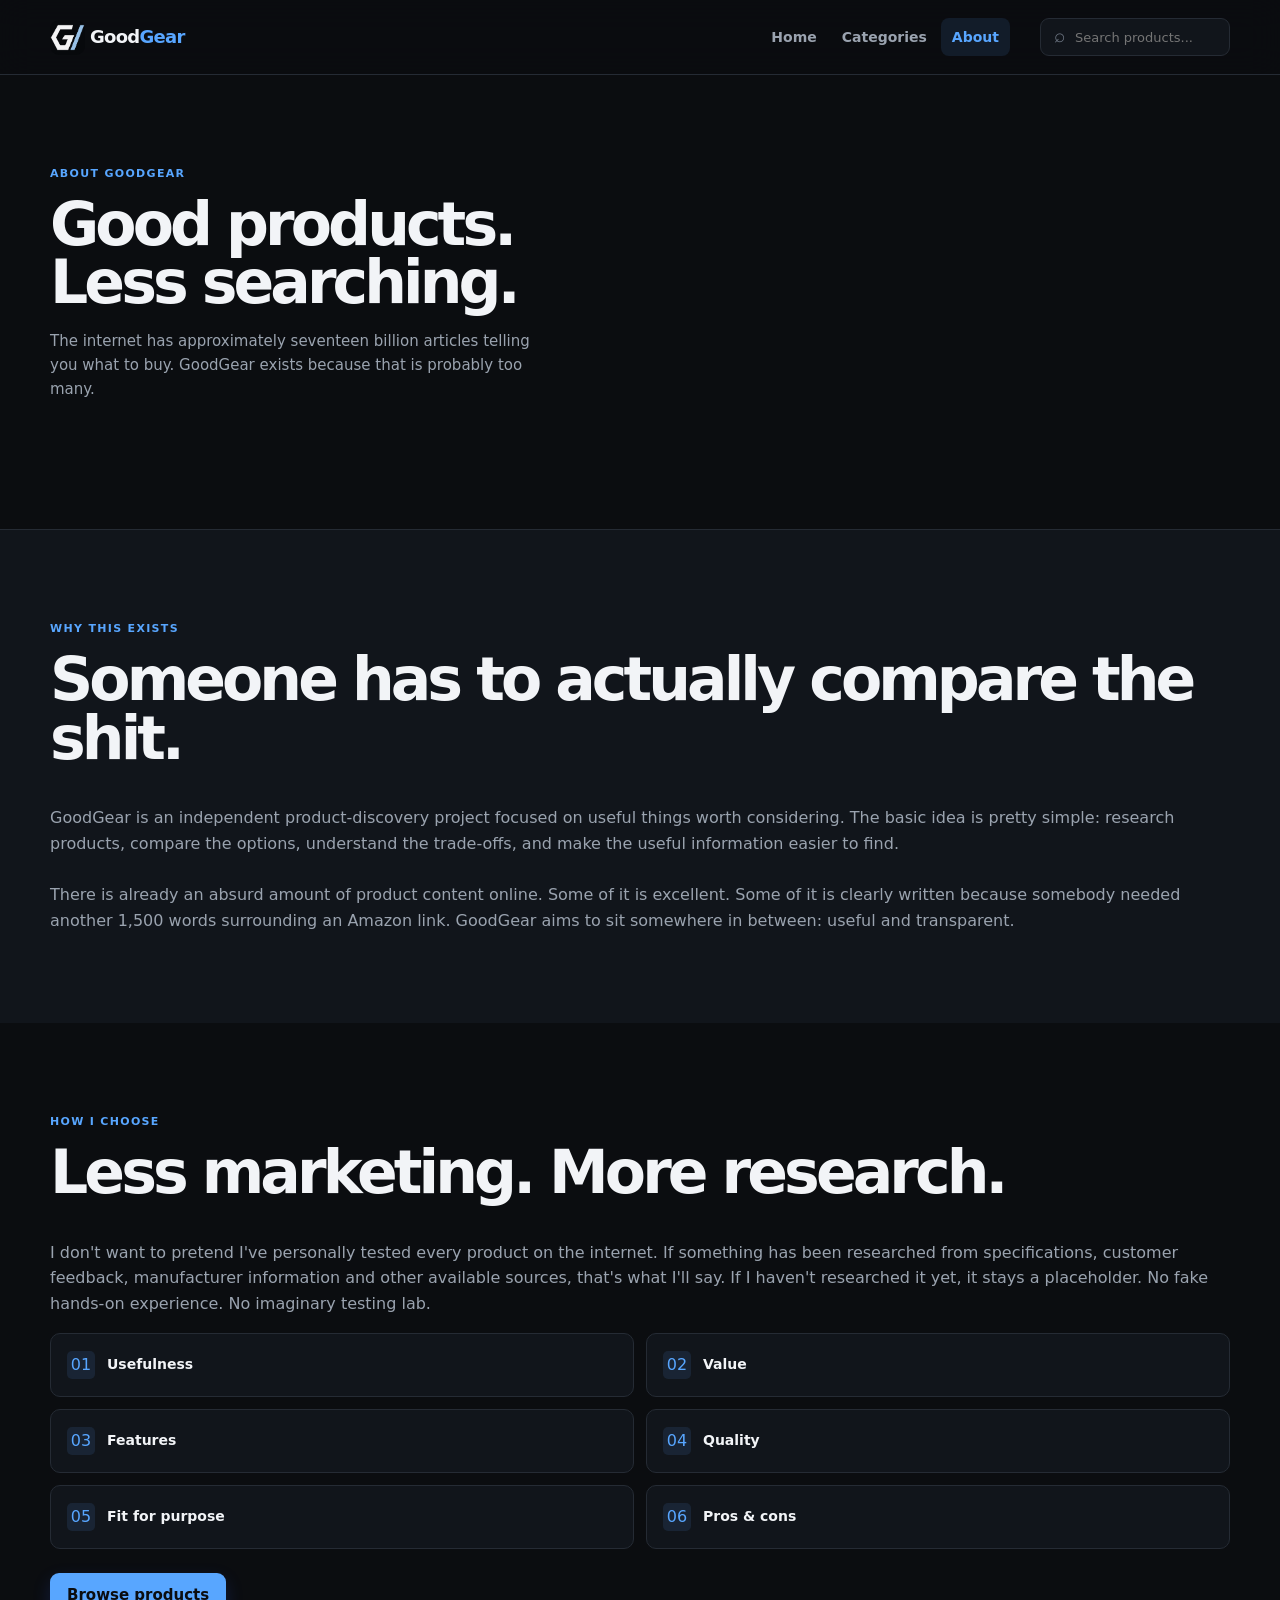
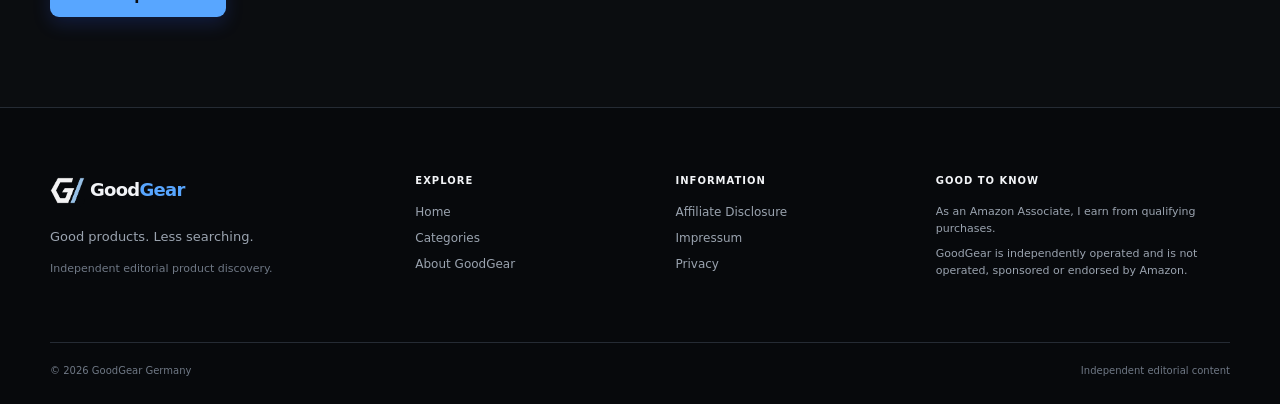
<file: about.html>
<!DOCTYPE html>
<html lang="en">
<head>
  <meta charset="UTF-8">
  <meta name="viewport" content="width=device-width, initial-scale=1.0">

  <title>About GoodGear Germany</title>

  <meta
    name="description"
    content="Learn how GoodGear researches products, compares options and approaches independent product discovery."
  >

  <link rel="stylesheet" href="css/style.css">
</head>

<body>

<header class="site-header">
  <div class="container header-inner">

    <a href="index.html" class="logo">
      <span class="logo-mark"><img src="images/logo.png"></span>
      <span>Good<span style="color: var(--blue);">Gear</span></span>
    </a>

    <nav class="main-nav" id="mainNav">
      <a href="index.html">Home</a>
      <!-- <a href="guides.html">Guides</a> -->
      <a href="categories.html">Categories</a>
      <a href="about.html" class="active">About</a>
    </nav>

    <div class="header-search">
      <span class="search-icon">⌕</span>
      <input
        type="search"
        id="headerSearch"
        placeholder="Search products..."
        aria-label="Search products"
      >
    </div>

    <button class="menu-toggle text" id="menuToggle" aria-label="Open menu">
      ☰
    </button>

  </div>
</header>


<main>

  <!-- PAGE HERO -->

  <section class="page-hero">

    <div class="container section-heading">

      <div class="section-kicker">
        About GoodGear
      </div>

      <h2>
        Good products.<br>
        Less searching.
      </h2>

      <p>
        The internet has approximately seventeen billion
        articles telling you what to buy. GoodGear exists
        because that is probably too many.
      </p>

    </div>

  </section>


  <!-- WHY THIS EXISTS -->

  <section class="section section-about">

    <div class="container section-heading">

        <div class="section-kicker">
          Why this exists
        </div>

        <h2>
          Someone has to
          actually compare the shit.
        </h2>
    </div>
    <div class="container">
        <div class="text">
          GoodGear is an independent product-discovery
          project focused on useful things worth considering.
          The basic idea is pretty simple: research products,
          compare the options, understand the trade-offs,
          and make the useful information easier to find.
          <br><br>
          There is already an absurd amount of product content
          online. Some of it is excellent. Some of it is clearly
          written because somebody needed another 1,500 words
          surrounding an Amazon link.
          GoodGear aims to sit somewhere in between:
          useful and transparent.
        </div>
    </div>
  </section>


  <!-- HOW WE CHOOSE -->

  <section class="section section-alt">

    <div class="container">

      <div class="section-heading about-method-heading">

        <div class="section-kicker">
          How I choose
        </div>

        <h2>
          Less marketing. More research.
        </h2>

      </div>
        <p class="text">
            I don't want to pretend I've personally tested
            every product on the internet.
            If something has been researched from specifications,
            customer feedback, manufacturer information and
            other available sources, that's what I'll say.
            If I haven't researched it yet, it stays a placeholder.
            No fake hands-on experience. No imaginary testing lab.
        </p>
      </div>

      <div class="container about-method">
        <div class="method-grid">

          <div class="method-card">
            <span class="method-check">01</span>
            <span>Usefulness</span>
          </div>

          <div class="method-card">
            <span class="method-check">02</span>
            <span>Value</span>
          </div>

          <div class="method-card">
            <span class="method-check">03</span>
            <span>Features</span>
          </div>

          <div class="method-card">
            <span class="method-check">04</span>
            <span>Quality</span>
          </div>

          <div class="method-card">
            <span class="method-check">05</span>
            <span>Fit for purpose</span>
          </div>

          <div class="method-card">
            <span class="method-check">06</span>
            <span>Pros &amp; cons</span>
          </div>

        </div>
        <a href="index.html#products" class="button button-blue" style="margin-top: 24px;">
          Browse products
        </a>

      </div>

    </div>

  </section>

</main>


<footer class="site-footer">
  <div class="container">

    <div class="footer-grid">

      <div class="footer-brand">

        <a href="index.html" class="logo">
          <span class="logo-mark"><img src="images/logo.png"></span>
          <span>Good<span style="color: var(--blue);">Gear</span></span>
        </a>

        <p>
          Good products. Less searching.
        </p>

        <p class="footer-small">
          Independent editorial product discovery.
        </p>

      </div>


      <div class="footer-column">

        <h4>Explore</h4>

        <a href="index.html">Home</a>
        <!-- <a href="guides.html">Buying Guides</a> -->
        <a href="categories.html">Categories</a>
        <a href="about.html">About GoodGear</a>

      </div>


      <div class="footer-column">

        <h4>Information</h4>

        <a href="affiliate-disclosure.html">
          Affiliate Disclosure
        </a>

        <a href="impressum.html">
          Impressum
        </a>

        <a href="privacy.html">
          Privacy
        </a>

      </div>


      <div class="footer-column">

        <h4>Good to know</h4>

        <p>
          As an Amazon Associate, I earn from
          qualifying purchases.
        </p>

        <p>
          GoodGear is independently operated and is not
          operated, sponsored or endorsed by Amazon.
        </p>

      </div>

    </div>


    <div class="footer-bottom">

      <span>© 2026 GoodGear Germany</span>
      <span>Independent editorial content</span>

    </div>

  </div>
</footer>


<script src="js/app.js"></script>

</body>
</html>
</file>
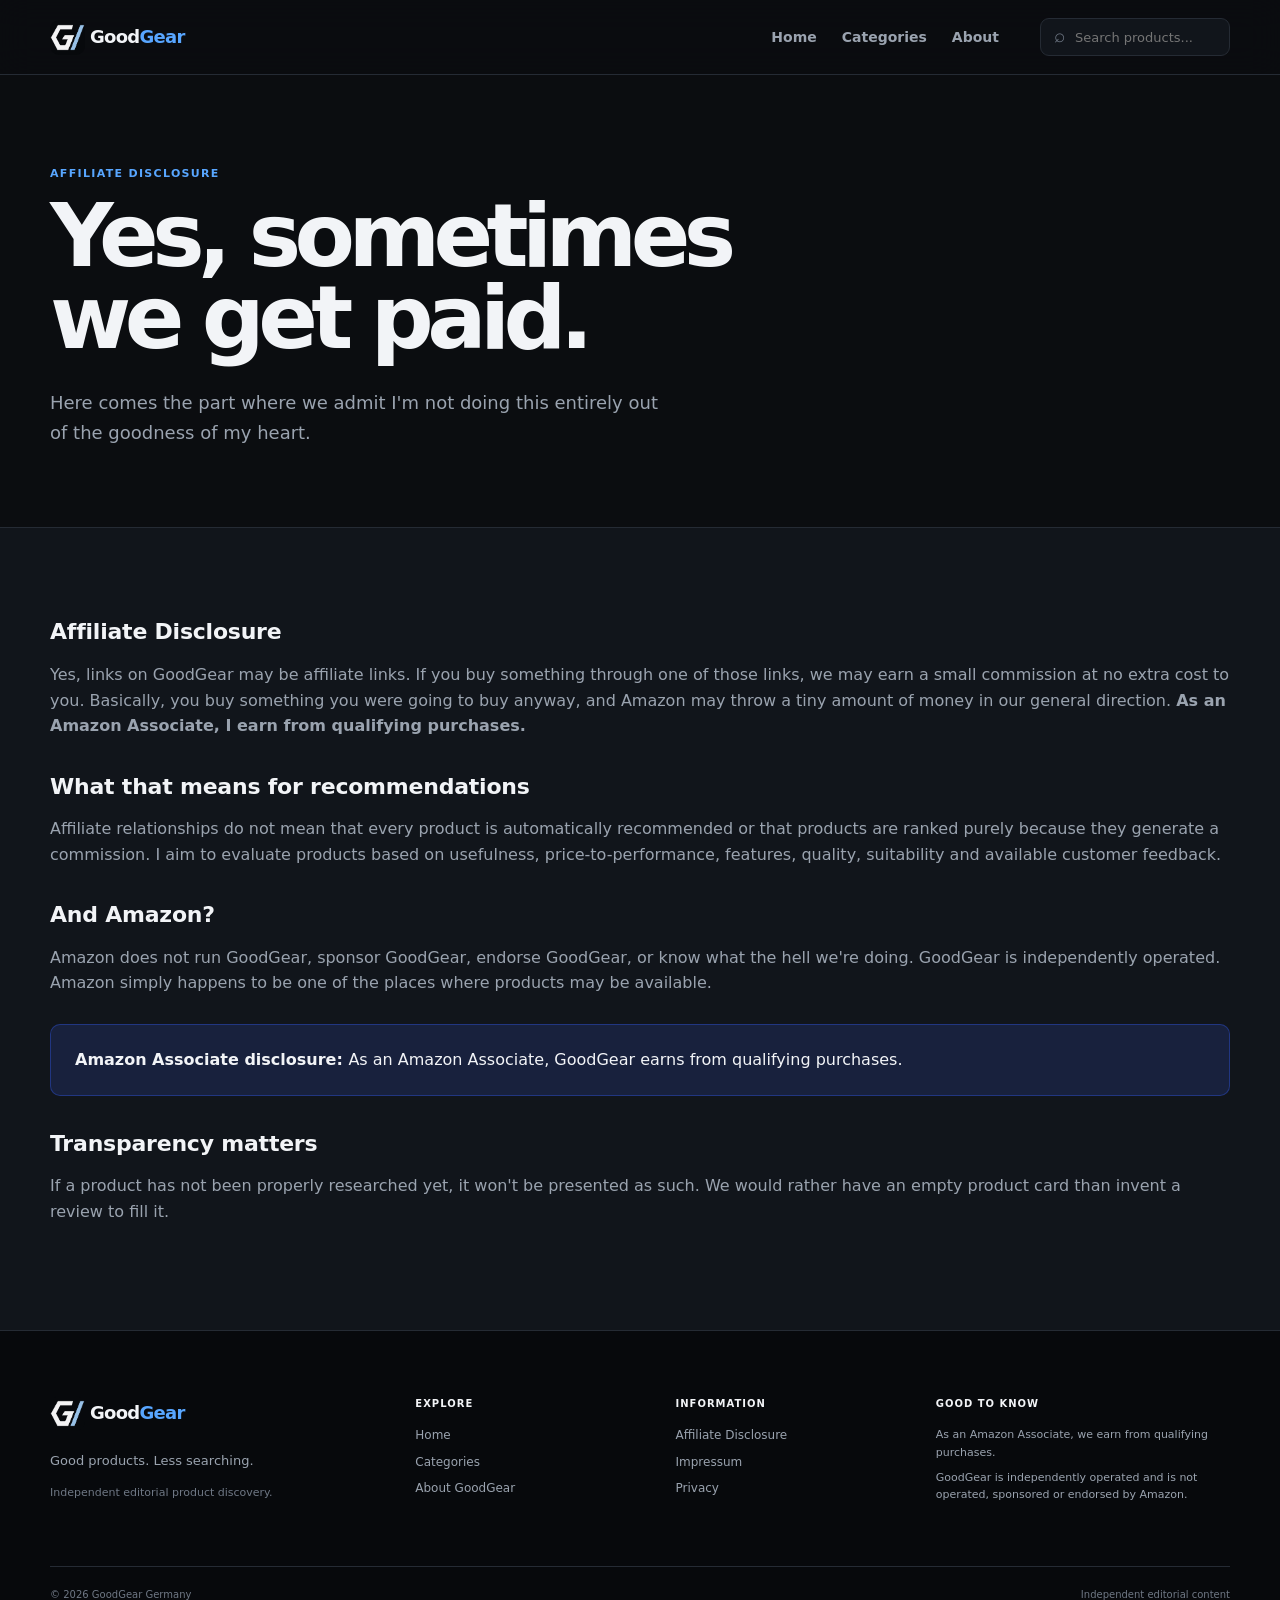
<file: affiliate-disclosure.html>
<!DOCTYPE html>
<html lang="en">
<head>
  <meta charset="UTF-8">
  <meta name="viewport" content="width=device-width, initial-scale=1.0">

  <title>Affiliate Disclosure — GoodGear Germany</title>

  <meta
    name="description"
    content="GoodGear Germany affiliate disclosure and Amazon Associates information."
  >

  <link rel="stylesheet" href="css/style.css">
</head>

<body>

<header class="site-header">
  <div class="container header-inner">

    <a href="index.html" class="logo">
      <span class="logo-mark"><img src="images/logo.png"></span>
      <span>Good<span style="color: var(--blue);">Gear</span></span>
    </a>

    <nav class="main-nav" id="mainNav">
      <a href="index.html">Home</a>
      <!-- <a href="guides.html">Guides</a> -->
      <a href="categories.html">Categories</a>
      <a href="about.html">About</a>
    </nav>

    <div class="header-search">
      <span class="search-icon">⌕</span>
      <input
        type="search"
        id="headerSearch"
        placeholder="Search products..."
        aria-label="Search products"
      >
    </div>

    <button class="menu-toggle text" id="menuToggle" aria-label="Open menu">
      ☰
    </button>

  </div>
</header>


<main>

  <section class="hero">

    <div class="container hero-copy">

      <div class="section-kicker">
        Affiliate disclosure
      </div>

      <h1>
        Yes, sometimes
        we get paid.
      </h1>

      <p class="hero-text">
        Here comes the part where we admit I'm not doing
        this entirely out of the goodness of my heart.
      </p>

    </div>

  </section>


  <section class="legal-section">

    <div class="container">

      <div class="legal-content">

        <h2>Affiliate Disclosure</h2>

        <p class="text">
          Yes, links on GoodGear may be affiliate links.
          If you buy something through one of those links,
          we may earn a small commission at no extra cost to you.
          Basically, you buy something you were going to buy
          anyway, and Amazon may throw a tiny amount of money
          in our general direction.
          <strong>
            As an Amazon Associate, I earn from qualifying purchases.
          </strong>
        </p>


        <h2>What that means for recommendations</h2>

        <p class="text">
          Affiliate relationships do not mean that every product
          is automatically recommended or that products are
          ranked purely because they generate a commission.
          I aim to evaluate products based on usefulness,
          price-to-performance, features, quality, suitability
          and available customer feedback.
        </p>


        <h2>And Amazon?</h2>

        <p class="text">
          Amazon does not run GoodGear, sponsor GoodGear,
          endorse GoodGear, or know what the hell we're doing.
          GoodGear is independently operated.
          Amazon simply happens to be one of the places where
          products may be available.
        </p>

        <div class="legal-box">

          <strong>
            Amazon Associate disclosure:
          </strong>

          As an Amazon Associate, GoodGear earns from
          qualifying purchases.

        </div>


        <h2>Transparency matters</h2>

        <p class="text">
          If a product has not been properly researched yet,
          it won't be presented as such.
          We would rather have an empty product card than
          invent a review to fill it.
        </p>

      </div>

    </div>

  </section>

</main>


<footer class="site-footer">
  <div class="container">

    <div class="footer-grid">

      <div class="footer-brand">
        <a href="index.html" class="logo">
          <span class="logo-mark"><img src="images/logo.png"></span>
          <span>Good<span style="color: var(--blue);">Gear</span></span>
        </a>

        <p>Good products. Less searching.</p>
        <p class="footer-small">
          Independent editorial product discovery.
        </p>
      </div>

      <div class="footer-column">
        <h4>Explore</h4>
        <a href="index.html">Home</a>
        <!-- <a href="guides.html">Buying Guides</a> -->
        <a href="categories.html">Categories</a>
        <a href="about.html">About GoodGear</a>
      </div>

      <div class="footer-column">
        <h4>Information</h4>
        <a href="affiliate-disclosure.html">Affiliate Disclosure</a>
        <a href="impressum.html">Impressum</a>
        <a href="privacy.html">Privacy</a>
      </div>

      <div class="footer-column">
        <h4>Good to know</h4>
        <p>
          As an Amazon Associate, we earn from
          qualifying purchases.
        </p>
        <p>
          GoodGear is independently operated and is not
          operated, sponsored or endorsed by Amazon.
        </p>
      </div>

    </div>

    <div class="footer-bottom">
      <span>© 2026 GoodGear Germany</span>
      <span>Independent editorial content</span>
    </div>

  </div>
</footer>


<script src="js/app.js"></script>

</body>
</html>
</file>
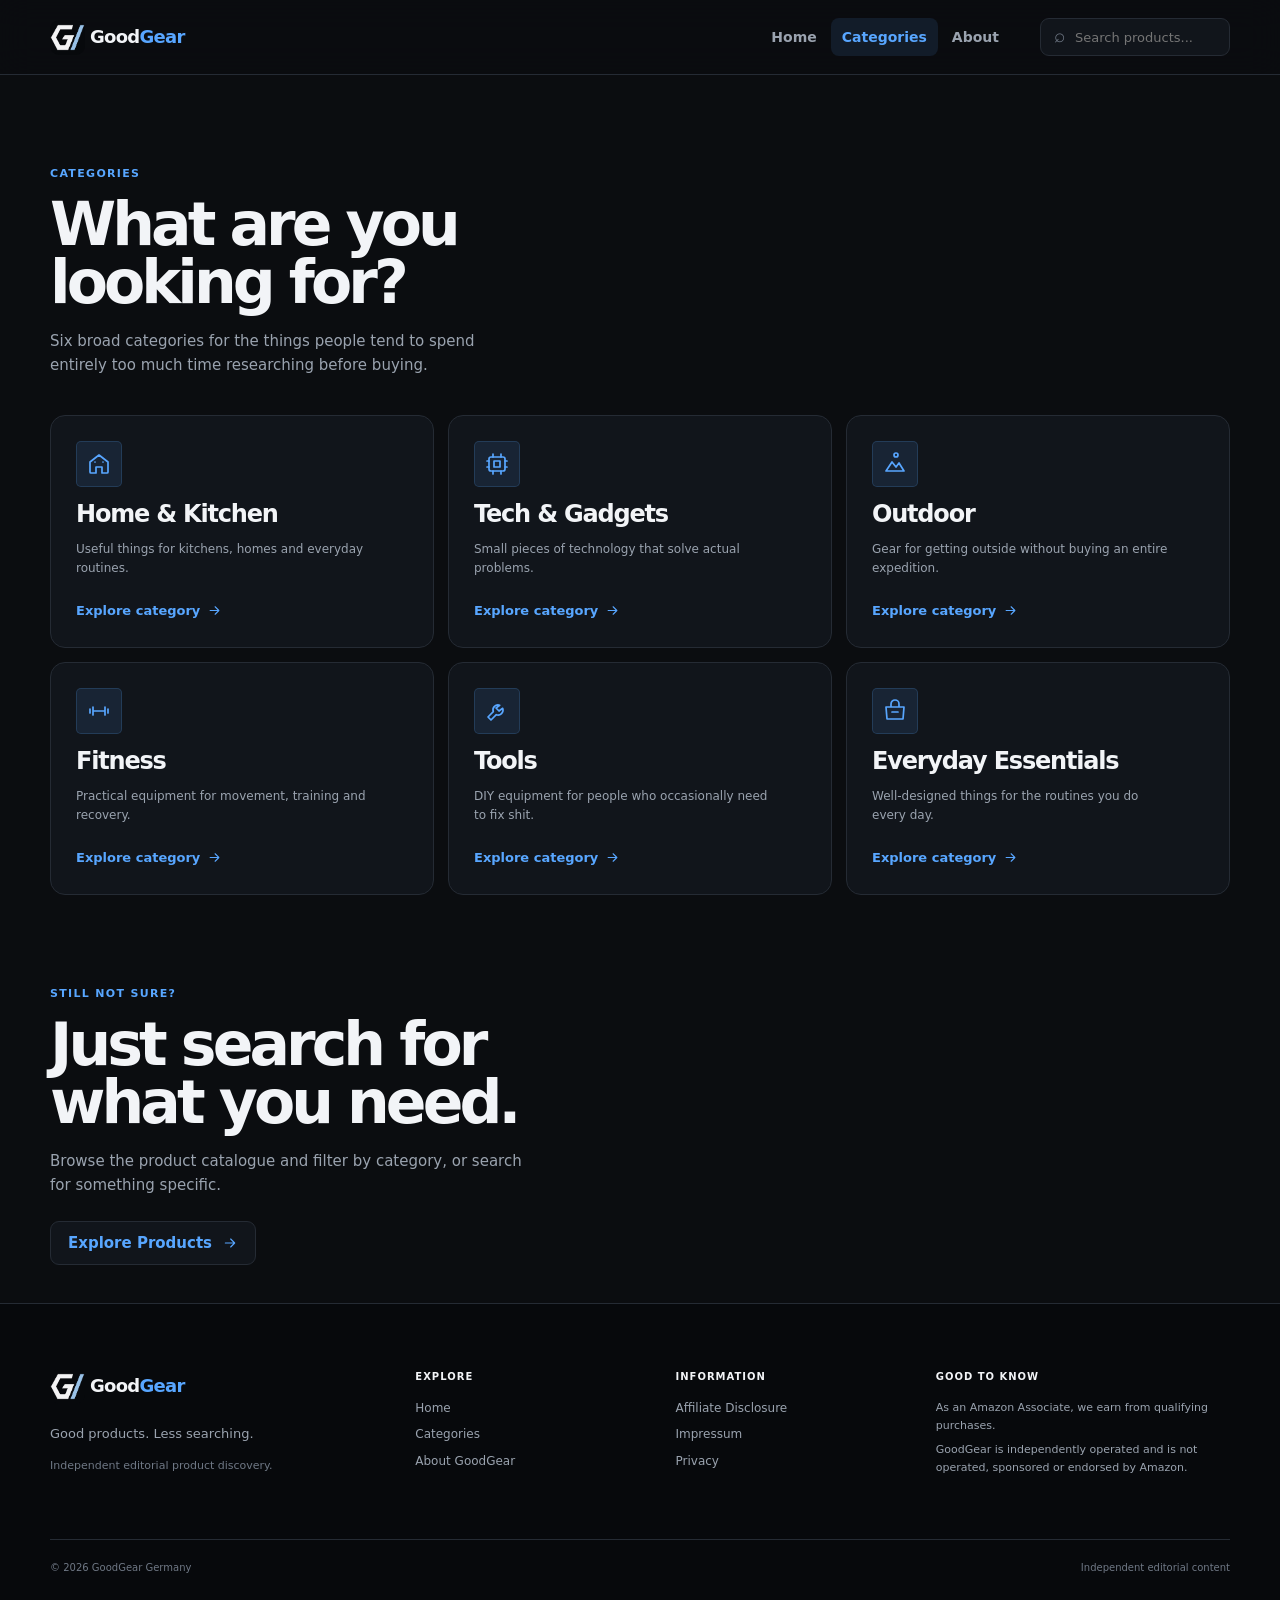
<file: categories.html>
<!DOCTYPE html>
<html lang="en">
<head>
  <meta charset="UTF-8">
  <meta name="viewport" content="width=device-width, initial-scale=1.0">

  <title>Categories — GoodGear Germany</title>

  <meta
    name="description"
    content="Browse GoodGear categories for useful products across home, tech, outdoor, fitness, tools and everyday essentials."
  >

  <link rel="stylesheet" href="css/style.css">
</head>

<body>

<header class="site-header">
  <div class="container header-inner">

    <a href="index.html" class="logo">
      <span class="logo-mark"><img src="images/logo.png"></span>
      <span>Good<span style="color: var(--blue);">Gear</span></span>
    </a>

    <nav class="main-nav" id="mainNav">
      <a href="index.html">Home</a>
      <!-- <a href="guides.html">Guides</a> -->
      <a href="categories.html" class="active">Categories</a>
      <a href="about.html">About</a>
    </nav>

    <div class="header-search">
      <span class="search-icon">⌕</span>

      <input
        type="search"
        id="headerSearch"
        placeholder="Search products..."
        aria-label="Search products"
      >
    </div>

    <button
      class="menu-toggle text"
      id="menuToggle"
      aria-label="Open menu"
    >
      ☰
    </button>

  </div>
</header>


<main>

  <!-- CATEGORIES -->

  <section class="section">

    <div class="container">

      <div class="section-heading">

        <div class="section-kicker">
          Categories
        </div>

        <h2>
          What are you<br>
          looking for?
        </h2>

        <p>
          Six broad categories for the things people tend to spend
          entirely too much time researching before buying.
        </p>

      </div>


      <div class="card-grid category-grid">


        <!-- HOME & KITCHEN -->

        <article class="category-card">

          <a
            class="category-card-link"
            href="index.html?category=Home%20%26%20Kitchen#products"
          >

            <span class="category-icon">

              <svg
                viewBox="0 0 24 24"
                fill="none"
                stroke="currentColor"
                stroke-width="1.7"
                stroke-linecap="round"
                stroke-linejoin="round"
                aria-hidden="true"
              >
                <path d="m3 10 9-7 9 7v10a1 1 0 0 1-1 1h-5v-6H9v6H4a1 1 0 0 1-1-1z"></path>
                <path d="M8 10h.01M16 10h.01"></path>
              </svg>

            </span>

            <h3>Home &amp; Kitchen</h3>

            <p>
              Useful things for kitchens, homes and everyday routines.
            </p>

            <span class="card-arrow">

              Explore category

              <svg
                class="icon-inline"
                viewBox="0 0 24 24"
                fill="none"
                stroke="currentColor"
                stroke-width="1.7"
                stroke-linecap="round"
                stroke-linejoin="round"
                aria-hidden="true"
              >
                <path d="M5 12h14M13 6l6 6-6 6"></path>
              </svg>

            </span>

          </a>

        </article>


        <!-- TECH & GADGETS -->

        <article class="category-card">

          <a
            class="category-card-link"
            href="index.html?category=Tech%20%26%20Gadgets#products"
          >

            <span class="category-icon">

              <svg
                viewBox="0 0 24 24"
                fill="none"
                stroke="currentColor"
                stroke-width="1.7"
                stroke-linecap="round"
                stroke-linejoin="round"
                aria-hidden="true"
              >
                <rect x="4" y="5" width="16" height="14" rx="2"></rect>
                <path d="M9 9h6v6H9zM8 2v3m8-3v3M8 19v3m8-3v3M2 9h2m-2 6h2m16-6h2m-2 6h2"></path>
              </svg>

            </span>

            <h3>Tech &amp; Gadgets</h3>

            <p>
              Small pieces of technology that solve actual problems.
            </p>

            <span class="card-arrow">

              Explore category

              <svg
                class="icon-inline"
                viewBox="0 0 24 24"
                fill="none"
                stroke="currentColor"
                stroke-width="1.7"
                stroke-linecap="round"
                stroke-linejoin="round"
                aria-hidden="true"
              >
                <path d="M5 12h14M13 6l6 6-6 6"></path>
              </svg>

            </span>

          </a>

        </article>


        <!-- OUTDOOR -->

        <article class="category-card">

          <a
            class="category-card-link"
            href="index.html?category=Outdoor#products"
          >

            <span class="category-icon">

              <svg
                viewBox="0 0 24 24"
                fill="none"
                stroke="currentColor"
                stroke-width="1.7"
                stroke-linecap="round"
                stroke-linejoin="round"
                aria-hidden="true"
              >
                <path d="m3 19 6-9 4 5 3-4 5 8H3z"></path>
                <path d="M13 5a2 2 0 1 0 0-4 2 2 0 0 0 0 4z"></path>
              </svg>

            </span>

            <h3>Outdoor</h3>

            <p>
              Gear for getting outside without buying an entire expedition.
            </p>

            <span class="card-arrow">

              Explore category

              <svg
                class="icon-inline"
                viewBox="0 0 24 24"
                fill="none"
                stroke="currentColor"
                stroke-width="1.7"
                stroke-linecap="round"
                stroke-linejoin="round"
                aria-hidden="true"
              >
                <path d="M5 12h14M13 6l6 6-6 6"></path>
              </svg>

            </span>

          </a>

        </article>


        <!-- FITNESS -->

        <article class="category-card">

          <a
            class="category-card-link"
            href="index.html?category=Fitness#products"
          >

            <span class="category-icon">

              <svg
                viewBox="0 0 24 24"
                fill="none"
                stroke="currentColor"
                stroke-width="1.7"
                stroke-linecap="round"
                stroke-linejoin="round"
                aria-hidden="true"
              >
                <path d="M6 8v8M3 10v4m18-4v4m-3-6v8M6 12h12"></path>
              </svg>

            </span>

            <h3>Fitness</h3>

            <p>
              Practical equipment for movement, training and recovery.
            </p>

            <span class="card-arrow">

              Explore category

              <svg
                class="icon-inline"
                viewBox="0 0 24 24"
                fill="none"
                stroke="currentColor"
                stroke-width="1.7"
                stroke-linecap="round"
                stroke-linejoin="round"
                aria-hidden="true"
              >
                <path d="M5 12h14M13 6l6 6-6 6"></path>
              </svg>

            </span>

          </a>

        </article>


        <!-- TOOLS -->

        <article class="category-card">

          <a
            class="category-card-link"
            href="index.html?category=Tools#products"
          >

            <span class="category-icon">

              <svg
                viewBox="0 0 24 24"
                fill="none"
                stroke="currentColor"
                stroke-width="1.7"
                stroke-linecap="round"
                stroke-linejoin="round"
                aria-hidden="true"
              >
                <path d="M14.7 6.3a5 5 0 0 0-6.4 6.4L3 18l3 3 5.3-5.3a5 5 0 0 0 6.4-6.4L14 12l-3-3z"></path>
              </svg>

            </span>

            <h3>Tools</h3>

            <p>
              DIY equipment for people who occasionally need to fix shit.
            </p>

            <span class="card-arrow">

              Explore category

              <svg
                class="icon-inline"
                viewBox="0 0 24 24"
                fill="none"
                stroke="currentColor"
                stroke-width="1.7"
                stroke-linecap="round"
                stroke-linejoin="round"
                aria-hidden="true"
              >
                <path d="M5 12h14M13 6l6 6-6 6"></path>
              </svg>

            </span>

          </a>

        </article>


        <!-- EVERYDAY ESSENTIALS -->

        <article class="category-card">

          <a
            class="category-card-link"
            href="index.html?category=Everyday%20Essentials#products"
          >

            <span class="category-icon">

              <svg
                viewBox="0 0 24 24"
                fill="none"
                stroke="currentColor"
                stroke-width="1.7"
                stroke-linecap="round"
                stroke-linejoin="round"
                aria-hidden="true"
              >
                <path d="M3 8h18l-1 12H4L3 8zM8 8V5a4 4 0 0 1 8 0v3"></path>
                <path d="M9 13h6"></path>
              </svg>

            </span>

            <h3>Everyday Essentials</h3>

            <p>
              Well-designed things for the routines you do every day.
            </p>

            <span class="card-arrow">

              Explore category

              <svg
                class="icon-inline"
                viewBox="0 0 24 24"
                fill="none"
                stroke="currentColor"
                stroke-width="1.7"
                stroke-linecap="round"
                stroke-linejoin="round"
                aria-hidden="true"
              >
                <path d="M5 12h14M13 6l6 6-6 6"></path>
              </svg>

            </span>

          </a>

        </article>

      </div>

    </div>

  </section>


  <!-- PRODUCT DISCOVERY CTA -->


    <div class="container">

      <div class="section-heading">

        <div class="section-kicker">
          Still not sure?
        </div>

        <h2>
          Just search for<br>
          what you need.
        </h2>

        <p>
          Browse the product catalogue and filter by category,
          or search for something specific.
        </p>

        <a class="button button-light" href="index.html#products" style="margin-top: 24px;">
            Explore Products
            <svg class="button-arrow"
            viewBox="0 0 24 24"
            fill="none"
            stroke="currentColor"
            stroke-width="1.7"
            stroke-linecap="round"
            stroke-linejoin="round"
            aria-hidden="true">
            <path d="M5 12h14M13 6l6 6-6 6"></path>
            </svg>
        </a>

      </div>

    </div>

  </section>

</main>


<footer class="site-footer">

  <div class="container">

    <div class="footer-grid">

      <div class="footer-brand">

        <a href="index.html" class="logo">
          <span class="logo-mark"><img src="images/logo.png"></span>
          <span>Good<span style="color: var(--blue);">Gear</span></span>
        </a>

        <p>
          Good products. Less searching.
        </p>

        <p class="footer-small">
          Independent editorial product discovery.
        </p>

      </div>


      <div class="footer-column">

        <h4>Explore</h4>

        <a href="index.html">Home</a>
        <!-- <a href="guides.html">Buying Guides</a> -->
        <a href="categories.html">Categories</a>
        <a href="about.html">About GoodGear</a>

      </div>


      <div class="footer-column">

        <h4>Information</h4>

        <a href="affiliate-disclosure.html">
          Affiliate Disclosure
        </a>

        <a href="impressum.html">
          Impressum
        </a>

        <a href="privacy.html">
          Privacy
        </a>

      </div>


      <div class="footer-column">

        <h4>Good to know</h4>

        <p>
          As an Amazon Associate, we earn from
          qualifying purchases.
        </p>

        <p>
          GoodGear is independently operated and is not
          operated, sponsored or endorsed by Amazon.
        </p>

      </div>

    </div>


    <div class="footer-bottom">

      <span>
        © 2026 GoodGear Germany
      </span>

      <span>
        Independent editorial content
      </span>

    </div>

  </div>

</footer>


<script src="js/app.js"></script>

</body>
</html>
</file>
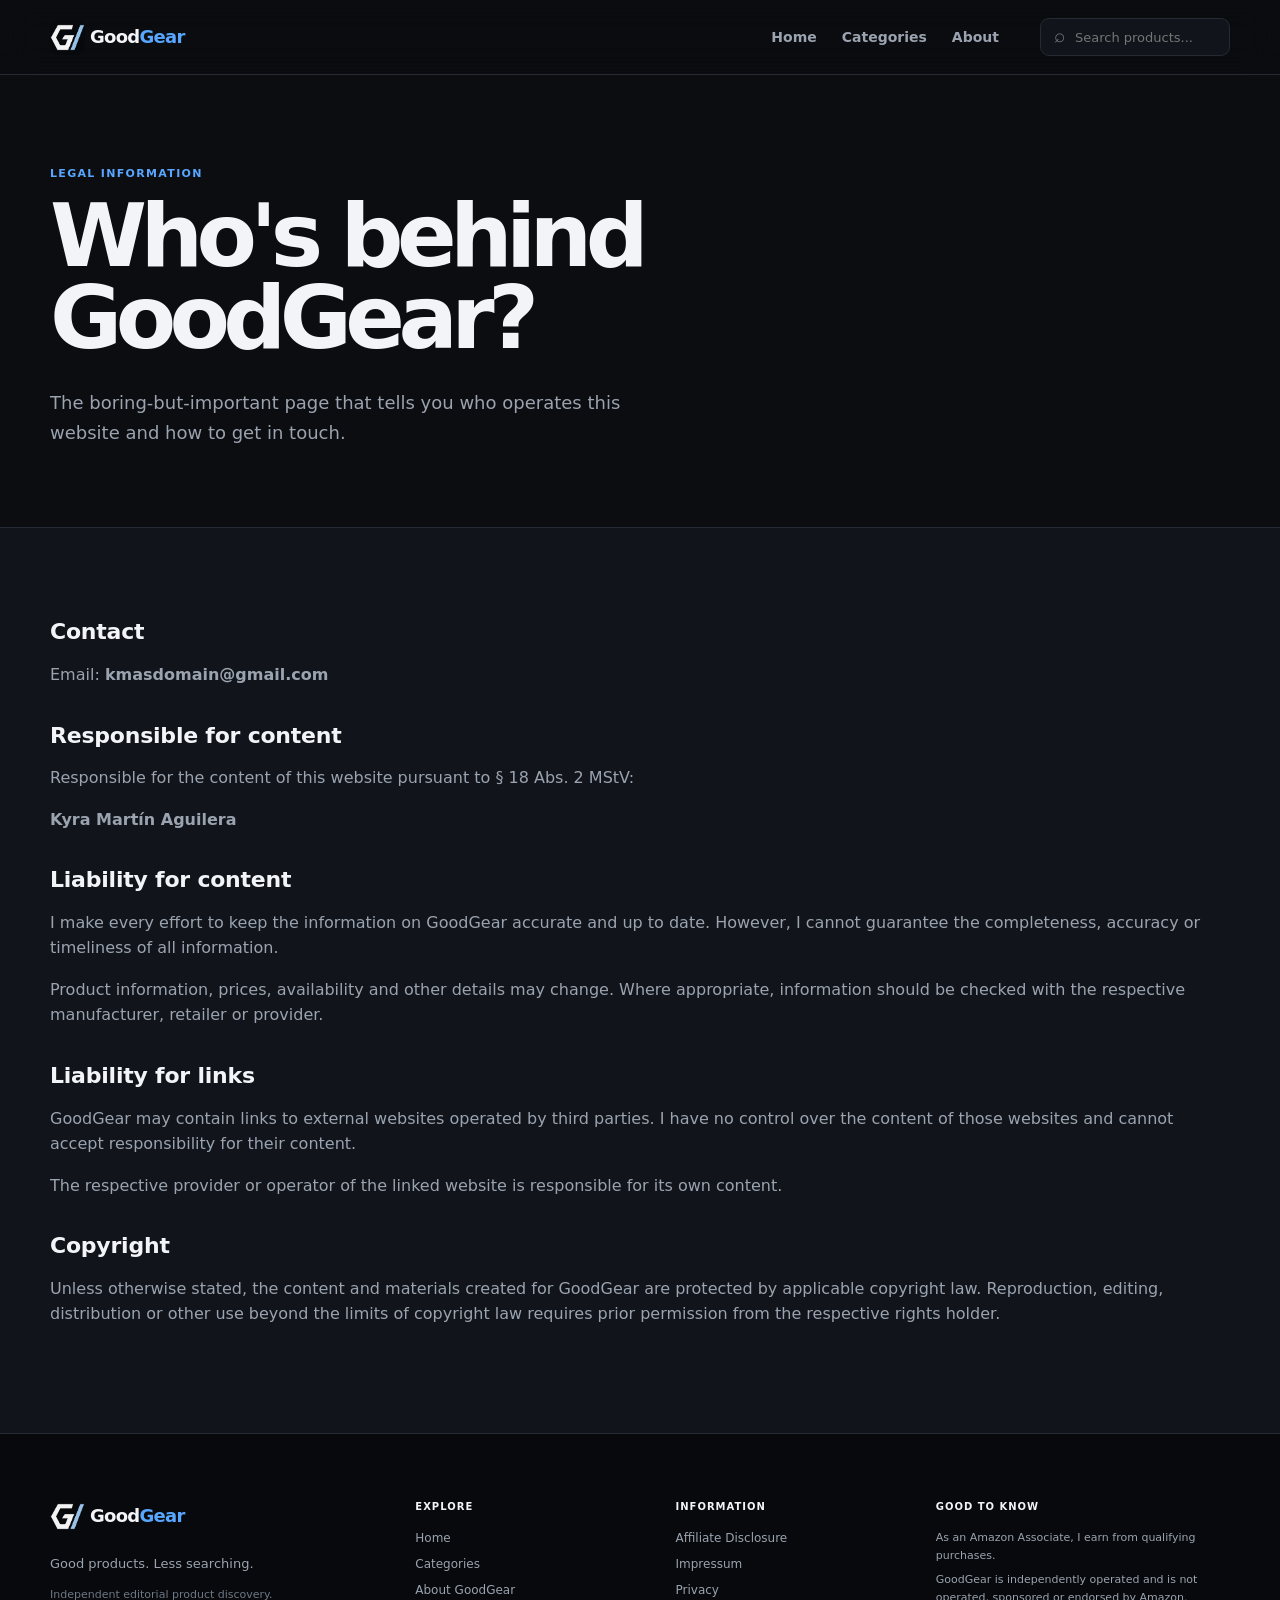
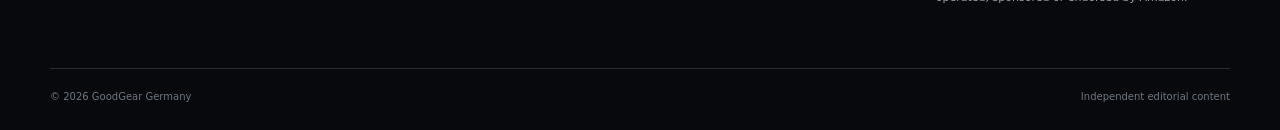
<file: impressum.html>
<!DOCTYPE html>
<html lang="en">
<head>
  <meta charset="UTF-8">
  <meta name="viewport" content="width=device-width, initial-scale=1.0">

  <title>Impressum — GoodGear Germany</title>

  <meta
    name="description"
    content="Legal information and provider identification for GoodGear Germany."
  >

  <link rel="stylesheet" href="css/style.css">
</head>

<body>

<header class="site-header">
  <div class="container header-inner">

    <a href="index.html" class="logo">
      <span class="logo-mark"><img src="images/logo.png"></span>
      <span>Good<span style="color: var(--blue);">Gear</span></span>
    </a>

    <nav class="main-nav" id="mainNav">
      <a href="index.html">Home</a>
      <!-- <a href="guides.html">Guides</a> -->
      <a href="categories.html">Categories</a>
      <a href="about.html">About</a>
    </nav>

    <div class="header-search">
      <span class="search-icon">⌕</span>
      <input
        type="search"
        id="headerSearch"
        placeholder="Search products..."
        aria-label="Search products"
      >
    </div>

    <button class="menu-toggle text" id="menuToggle" aria-label="Open menu">
      ☰
    </button>

  </div>
</header>


<main>

  <section class="hero">

    <div class="container hero-copy">

      <div class="section-kicker">
        Legal information
      </div>

      <h1>
        Who's behind
        GoodGear?
      </h1>

      <p class="hero-text">
        The boring-but-important page that tells you
        who operates this website and how to get in touch.
      </p>

    </div>

  </section>


  <section class="legal-section">

    <div class="container">

      <div class="legal-content">

        <h2>Contact</h2>

        <p class="text">
          Email:
          <strong>kmasdomain@gmail.com</strong>
        </p>


        <h2>Responsible for content</h2>

        <p class="text">
          Responsible for the content of this website pursuant
          to § 18 Abs. 2 MStV:
        </p>

        <p class="text">
          <strong>Kyra Martín Aguilera</strong><br>
        </p>


        <h2>Liability for content</h2>

        <p class="text">
          I make every effort to keep the information on GoodGear
          accurate and up to date. However, I cannot guarantee the
          completeness, accuracy or timeliness of all information.
        </p>

        <p class="text">
          Product information, prices, availability and other details
          may change. Where appropriate, information should be checked
          with the respective manufacturer, retailer or provider.
        </p>


        <h2>Liability for links</h2>

        <p class="text">
          GoodGear may contain links to external websites operated
          by third parties. I have no control over the content of
          those websites and cannot accept responsibility for their
          content.
        </p>

        <p class="text">
          The respective provider or operator of the linked website
          is responsible for its own content.
        </p>


        <h2>Copyright</h2>

        <p class="text">
          Unless otherwise stated, the content and materials created
          for GoodGear are protected by applicable copyright law.
          Reproduction, editing, distribution or other use beyond
          the limits of copyright law requires prior permission from
          the respective rights holder.
        </p>

      </div>

    </div>

  </section>

</main>


<footer class="site-footer">
  <div class="container">

    <div class="footer-grid">

      <div class="footer-brand">
        <a href="index.html" class="logo">
          <span class="logo-mark"><img src="images/logo.png"></span>
          <span>Good<span style="color: var(--blue);">Gear</span></span>
        </a>

        <p>Good products. Less searching.</p>

        <p class="footer-small">
          Independent editorial product discovery.
        </p>
      </div>


      <div class="footer-column">
        <h4>Explore</h4>
        <a href="index.html">Home</a>
        <!-- <a href="guides.html">Buying Guides</a> -->
        <a href="categories.html">Categories</a>
        <a href="about.html">About GoodGear</a>
      </div>


      <div class="footer-column">
        <h4>Information</h4>
        <a href="affiliate-disclosure.html">Affiliate Disclosure</a>
        <a href="impressum.html">Impressum</a>
        <a href="privacy.html">Privacy</a>
      </div>


      <div class="footer-column">
        <h4>Good to know</h4>

        <p>
          As an Amazon Associate, I earn from
          qualifying purchases.
        </p>

        <p>
          GoodGear is independently operated and is not
          operated, sponsored or endorsed by Amazon.
        </p>
      </div>

    </div>


    <div class="footer-bottom">
      <span>© 2026 GoodGear Germany</span>
      <span>Independent editorial content</span>
    </div>

  </div>
</footer>


<script src="js/app.js"></script>

</body>
</html>
</file>
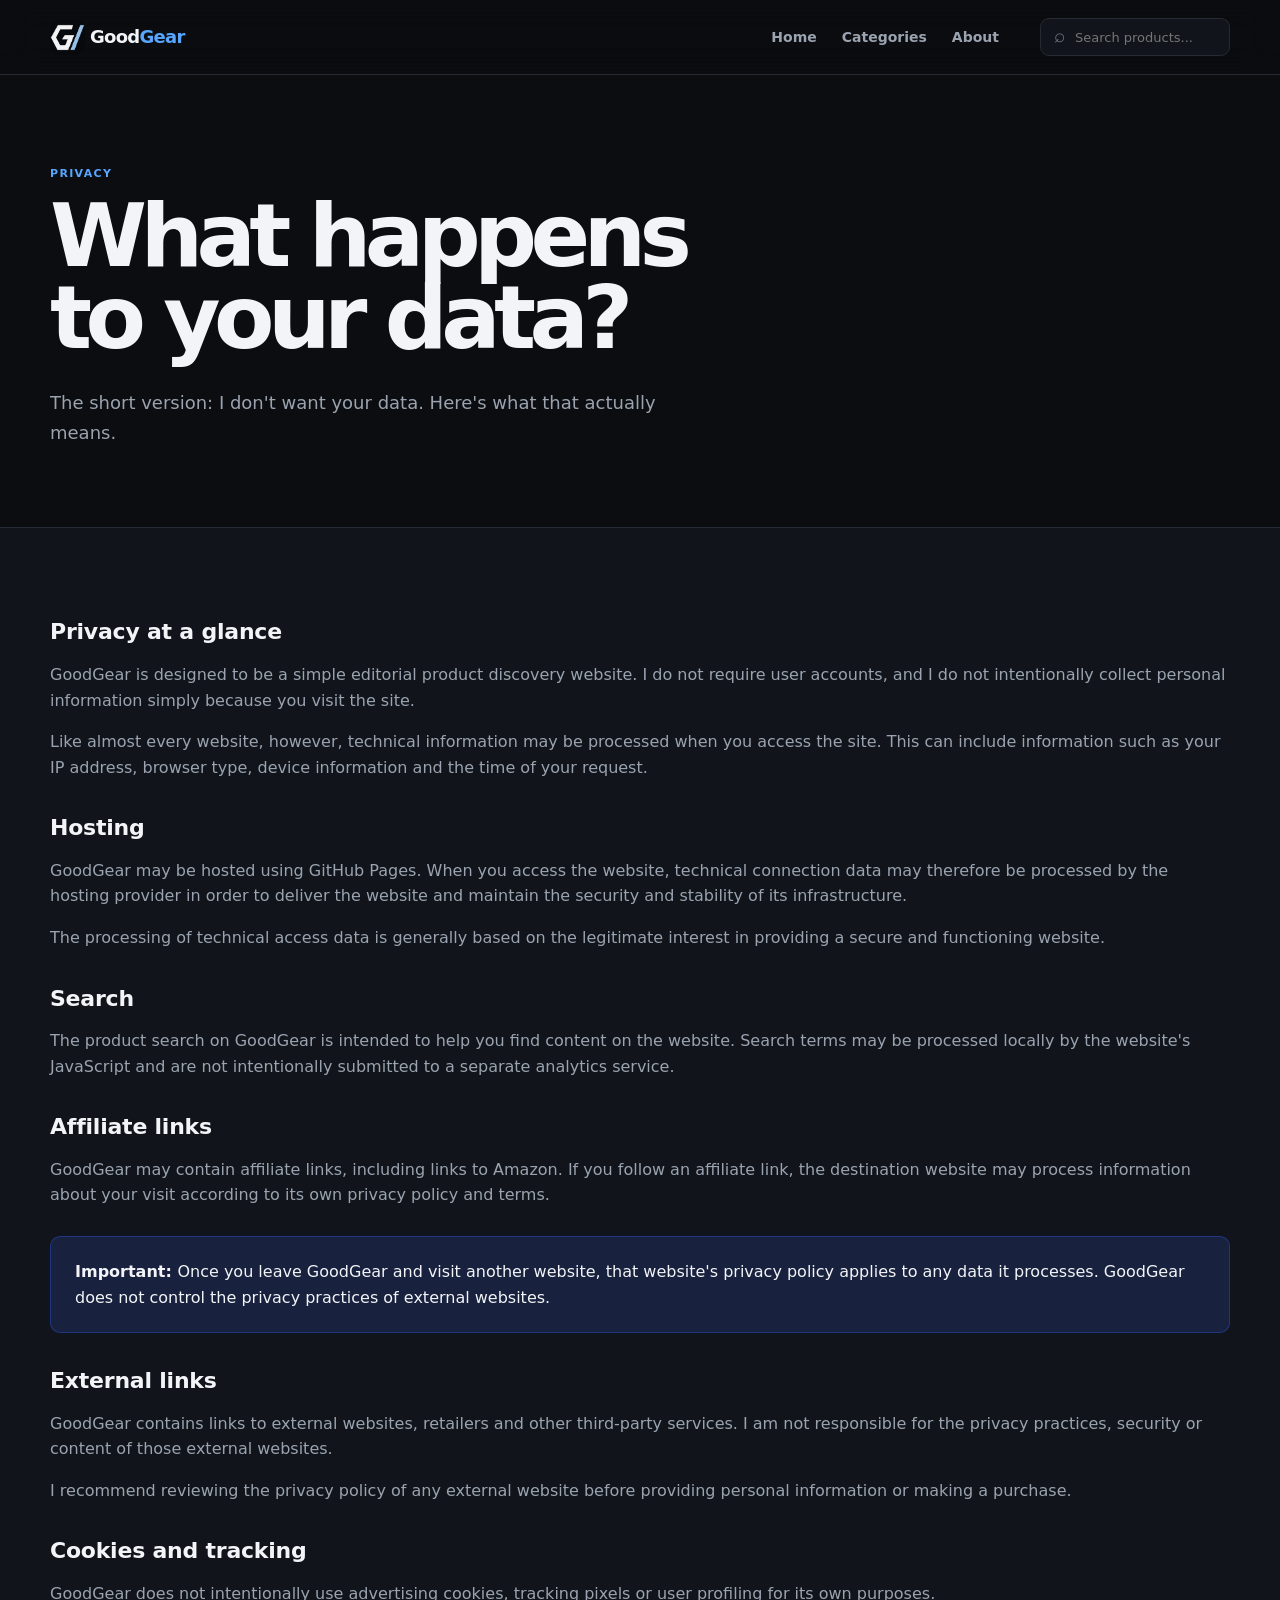
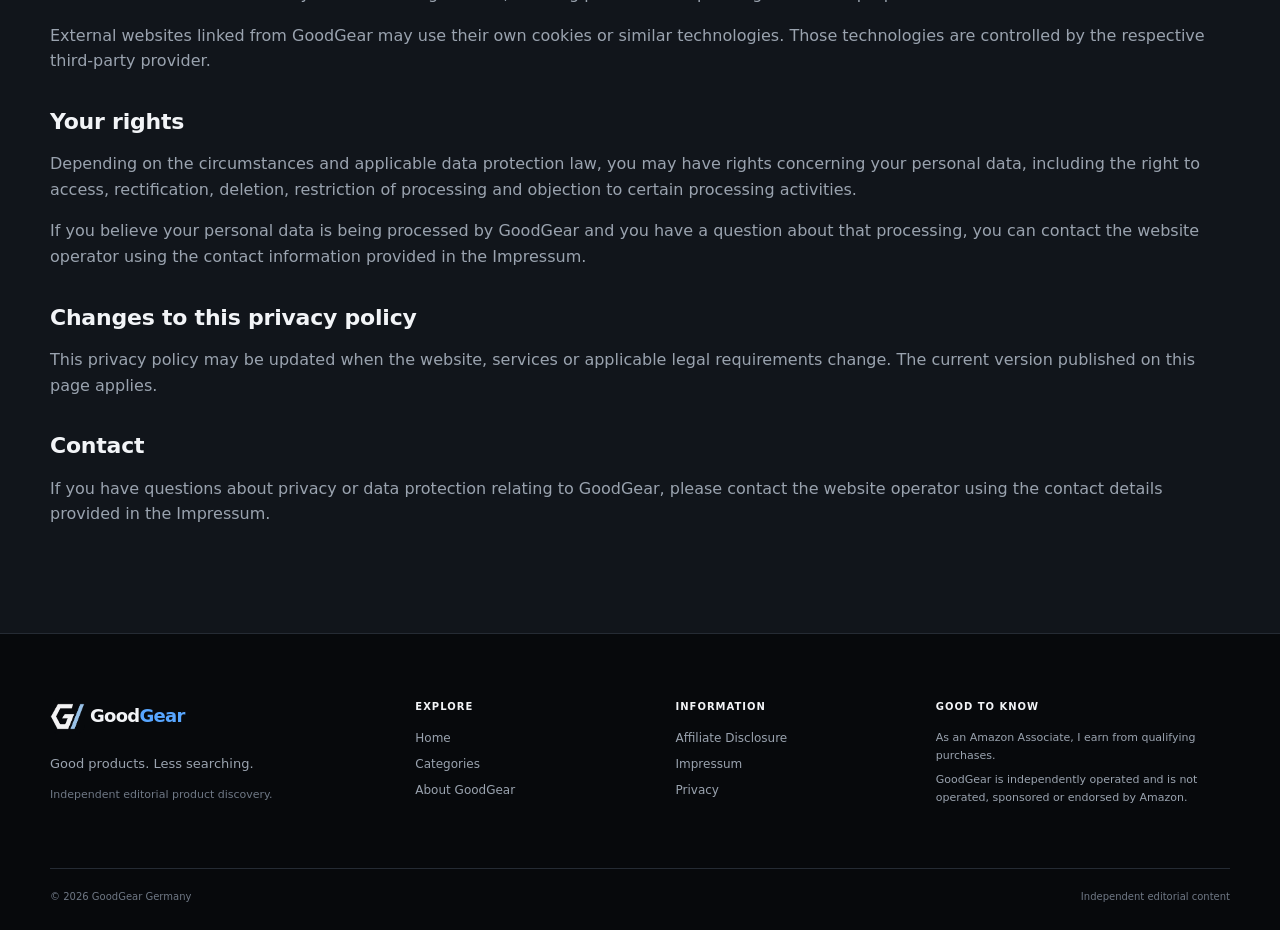
<file: privacy.html>
<!DOCTYPE html>
<html lang="en">
<head>
  <meta charset="UTF-8">
  <meta name="viewport" content="width=device-width, initial-scale=1.0">

  <title>Privacy Policy — GoodGear Germany</title>

  <meta
    name="description"
    content="Privacy information for visitors to GoodGear Germany."
  >

  <link rel="stylesheet" href="css/style.css">
</head>

<body>

<header class="site-header">
  <div class="container header-inner">

    <a href="index.html" class="logo">
      <span class="logo-mark"><img src="images/logo.png"></span>
      <span>Good<span style="color: var(--blue);">Gear</span></span>
    </a>

    <nav class="main-nav" id="mainNav">
      <a href="index.html">Home</a>
      <!-- <a href="guides.html">Guides</a> -->
      <a href="categories.html">Categories</a>
      <a href="about.html">About</a>
    </nav>

    <div class="header-search">
      <span class="search-icon">⌕</span>
      <input
        type="search"
        id="headerSearch"
        placeholder="Search products..."
        aria-label="Search products"
      >
    </div>

    <button class="menu-toggle text" id="menuToggle" aria-label="Open menu">
      ☰
    </button>

  </div>
</header>


<main>

  <section class="hero">

    <div class="container hero-copy">

      <div class="section-kicker">
        Privacy
      </div>

      <h1>
        What happens
        to your data?
      </h1>

      <p class="hero-text">
        The short version: I don't want your data.
        Here's what that actually means.
      </p>

    </div>

  </section>


  <section class="legal-section">

    <div class="container">

      <div class="legal-content">

        <h2>Privacy at a glance</h2>

        <p class="text">
          GoodGear is designed to be a simple editorial product
          discovery website. I do not require user accounts,
          and I do not intentionally collect personal information
          simply because you visit the site.
        </p>

        <p class="text">
          Like almost every website, however, technical information
          may be processed when you access the site. This can include
          information such as your IP address, browser type, device
          information and the time of your request.
        </p>


        <h2>Hosting</h2>

        <p class="text">
          GoodGear may be hosted using GitHub Pages. When you access
          the website, technical connection data may therefore be
          processed by the hosting provider in order to deliver the
          website and maintain the security and stability of its
          infrastructure.
        </p>

        <p class="text">
          The processing of technical access data is generally based
          on the legitimate interest in providing a secure and
          functioning website.
        </p>


        <h2>Search</h2>

        <p class="text">
          The product search on GoodGear is intended to help you
          find content on the website. Search terms may be processed
          locally by the website's JavaScript and are not intentionally
          submitted to a separate analytics service.
        </p>


        <h2>Affiliate links</h2>

        <p class="text">
          GoodGear may contain affiliate links, including links to
          Amazon. If you follow an affiliate link, the destination
          website may process information about your visit according
          to its own privacy policy and terms.
        </p>

        <div class="legal-box">

          <strong>
            Important:
          </strong>

          Once you leave GoodGear and visit another website,
          that website's privacy policy applies to any data it
          processes. GoodGear does not control the privacy practices
          of external websites.

        </div>


        <h2>External links</h2>

        <p class="text">
          GoodGear contains links to external websites, retailers
          and other third-party services. I am not responsible
          for the privacy practices, security or content of those
          external websites.
        </p>

        <p class="text">
          I recommend reviewing the privacy policy of any external
          website before providing personal information or making
          a purchase.
        </p>


        <h2>Cookies and tracking</h2>

        <p class="text">
          GoodGear does not intentionally use advertising cookies,
          tracking pixels or user profiling for its own purposes.
        </p>

        <p class="text">
          External websites linked from GoodGear may use their own
          cookies or similar technologies. Those technologies are
          controlled by the respective third-party provider.
        </p>


        <h2>Your rights</h2>

        <p class="text">
          Depending on the circumstances and applicable data
          protection law, you may have rights concerning your
          personal data, including the right to access, rectification,
          deletion, restriction of processing and objection to
          certain processing activities.
        </p>

        <p class="text">
          If you believe your personal data is being processed by
          GoodGear and you have a question about that processing,
          you can contact the website operator using the contact
          information provided in the Impressum.
        </p>


        <h2>Changes to this privacy policy</h2>

        <p class="text">
          This privacy policy may be updated when the website,
          services or applicable legal requirements change.
          The current version published on this page applies.
        </p>


        <h2>Contact</h2>

        <p class="text">
          If you have questions about privacy or data protection
          relating to GoodGear, please contact the website operator
          using the contact details provided in the
          <a href="impressum.html">Impressum</a>.
        </p>

      </div>

    </div>

  </section>

</main>


<footer class="site-footer">
  <div class="container">

    <div class="footer-grid">

      <div class="footer-brand">

        <a href="index.html" class="logo">
          <span class="logo-mark"><img src="images/logo.png"></span>
          <span>Good<span style="color: var(--blue);">Gear</span></span>
        </a>

        <p>Good products. Less searching.</p>

        <p class="footer-small">
          Independent editorial product discovery.
        </p>

      </div>


      <div class="footer-column">

        <h4>Explore</h4>

        <a href="index.html">Home</a>
        <!-- <a href="guides.html">Buying Guides</a> -->
        <a href="categories.html">Categories</a>
        <a href="about.html">About GoodGear</a>

      </div>


      <div class="footer-column">

        <h4>Information</h4>

        <a href="affiliate-disclosure.html">
          Affiliate Disclosure
        </a>

        <a href="impressum.html">
          Impressum
        </a>

        <a href="privacy.html">
          Privacy
        </a>

      </div>


      <div class="footer-column">

        <h4>Good to know</h4>

        <p>
          As an Amazon Associate, I earn from
          qualifying purchases.
        </p>

        <p>
          GoodGear is independently operated and is not
          operated, sponsored or endorsed by Amazon.
        </p>

      </div>

    </div>


    <div class="footer-bottom">

      <span>© 2026 GoodGear Germany</span>

      <span>Independent editorial content</span>

    </div>

  </div>
</footer>


<script src="js/app.js"></script>

</body>
</html>
</file>
<file: css/style.css>
:root {
  --bg: #0b0d10;
  --white: #11151b;

  --text: #f2f4f7;
  --muted: #9aa3af;
  --light-text: #6f7885;

  --border: #252b34;
  --border-dark: #343c48;

  --blue: #58a6ff;
  --blue-light: #8fc4ff;
  --blue-dark: #2448d8;
  --blue-soft: #18213d;
  --blue-wash: rgba(88, 166, 255, .11);

  --dark: #07090c;
  --dark-2: #11151b;

  --radius-sm: 9px;
  --radius-md: 15px;
  --radius-lg: 23px;
  --radius-xl: 30px;

  --container: 1180px;

  --shadow:
    0 12px 40px rgba(0, 0, 0, 0.28);

  --font:
    ui-sans-serif, system-ui, -apple-system, BlinkMacSystemFont, "Segoe UI", sans-serif;
}


* {
  box-sizing: border-box;
}

html {
  scroll-behavior: smooth;
}

body {
  margin: 0;

  background: var(--bg);
  color: var(--text);

  font-family: var(--font);
  font-size: 16px;
  line-height: 1.6;

  -webkit-font-smoothing: antialiased;
}

a {
  color: inherit;
  text-decoration: none;
}

button,
input {
  font: inherit;
}

button {
  cursor: pointer;
}

img {
  max-width: 100%;
  display: block;
}

.container {
  width: min(
    calc(100% - 40px),
    var(--container)
  );

  margin-inline: auto;
}


/* ======================================================
   HEADER
====================================================== */

.site-header {
  position: sticky;
  top: 0;
  z-index: 100;

  background: rgba(11, 13, 16, 0.92);

  border-bottom: 1px solid var(--border);

  backdrop-filter: blur(16px);
}

.header-inner {
  min-height: 74px;

  display: flex;
  align-items: center;
  justify-content: space-between;

  gap: 30px;
}

.logo {
  display: inline-flex;
  align-items: center;
  gap: 5px;

  font-size: 18px;
  font-weight: 800;
  letter-spacing: -0.04em;
}

.logo-mark {
  display: inline-flex;
  align-items: center;
  justify-content: center;

  width: 35px;
  height: 35px;

  border-radius: 9px;

  background: var(--dark);
  color: white;

  font-size: 12px;
  font-weight: 800;
}


.main-nav {
  display: flex;
  align-items: center;
  gap: 3px;

  margin-left: auto;
}

.main-nav a {
  padding: 8px 11px;

  border-radius: 8px;

  color: var(--muted);

  font-size: 14px;
  font-weight: 650;

  transition: 0.18s ease;
}

.main-nav a:hover {
  background: var(--white);
  color: var(--text);
}

.main-nav a.active {
  color: var(--blue);
  background: var(--blue-wash);
}


.header-search {
  position: relative;

  width: 190px;
}

.header-search input {
  width: 100%;
  height: 38px;

  padding:
    0
    12px
    0
    34px;

  border:
    1px solid
    var(--border);

  border-radius: 9px;

  outline: none;

  background: var(--white);
  color: var(--text);

  font-size: 13px;

  transition: 0.18s ease;
}

.header-search input:focus {
  border-color: var(--blue);

  box-shadow:
    0 0 0 3px
    rgba(49, 92, 255, 0.1);
}

.search-icon {
  position: absolute;

  left: 14px;
  top: 2px;

  color: var(--light-text);

  font-size: 19px;
}


.menu-toggle {
  display: none;

  width: 40px;
  height: 40px;

  border:
    1px solid
    var(--border);

  border-radius: 9px;

  background: var(--white);
}


/* ======================================================
   HERO
====================================================== */

.hero {
  padding: 90px 0 80px;
}

.hero-grid {
  display: grid;

  grid-template-columns:
    minmax(0, 1.05fr)
    minmax(360px, 0.95fr);

  gap: 75px;

  align-items: center;
}

.eyebrow {
  display: flex;
  align-items: center;
  gap: 9px;

  margin-bottom: 20px;

  color: var(--blue);

  font-size: 12px;
  font-weight: 800;

  letter-spacing: 0.1em;
  text-transform: uppercase;
}

.eyebrow::before {
  content: "";

  width: 24px;
  height: 2px;

  background: var(--blue);
}

.hero h1 {
  max-width: 720px;

  margin: 0;

  font-size:
    clamp(
      54px,
      7vw,
      88px
    );

  line-height: 0.94;

  letter-spacing: -0.075em;

  font-weight: 800;
}

.hero h1 span {
  display: block;

  color: var(--blue);
}

.hero-text {
  max-width: 610px;

  margin: 28px 0 0;

  color: var(--muted);

  font-size: 18px;

  line-height: 1.65;
}


.hero-actions {
  display: flex;
  flex-wrap: wrap;

  gap: 10px;

  margin-top: 32px;
}


.button {
  min-height: 44px;

  display: inline-flex;
  align-items: center;
  justify-content: center;

  padding:
    0
    17px;

  border-radius: 9px;

  font-size: 15px;
  font-weight: 750;

  transition:
    transform 0.18s ease,
    background 0.18s ease,
    box-shadow 0.18s ease;
}

.button:hover {
  transform: translateY(-2px);
}

.button-arrow {
    width: 17px;
    height: 17px;
    transition: transform .18s ease;
}

.button-blue {
  background: var(--blue);
  color: var(--bg);
  gap: 10px;
  box-shadow:
    0 7px 18px
    rgba(49, 92, 255, 0.18);
}

.button-blue:hover {
  background: var(--blue-light);
}

.button-light {
  background: var(--white);
  gap: 10px;
  border: 1px solid var(--border);

  color: var(--blue);
}

.button-light:hover {
  border-color: var(--border-dark);
  border-color: var(--blue);
  background-color: var(--blue-wash);
}


.hero-notes {
  display: flex;
  flex-wrap: wrap;

  gap: 15px;

  margin-top: 28px;

  color: var(--muted);

  font-size: 12px;
  font-weight: 400;
}

.hero-notes span::first-letter {
  color: var(--blue);
}


/* ======================================================
   HERO ART
====================================================== */

.hero-art {
  position: relative;

  min-height: 430px;

  overflow: hidden;

  border-radius: var(--radius-xl);

  background:
    radial-gradient(
      circle at 75% 25%,
      #263c73,
      transparent 35%
    ),
    linear-gradient(
      145deg,
      #11161d,
      #080b0f
    );

  box-shadow:
    0 25px 70px
    rgba(0, 0, 0, 0.35);
}

.art-grid {
  position: absolute;
  inset: 0;

  background-image:
    linear-gradient(
      rgba(255,255,255,0.035) 1px,
      transparent 1px
    ),
    linear-gradient(
      90deg,
      rgba(255,255,255,0.035) 1px,
      transparent 1px
    );

  background-size: 34px 34px;
}


.art-blue {
  position: absolute;

  width: 300px;
  height: 300px;

  top: -80px;
  right: -70px;

  border-radius: 50%;

  background: var(--blue);

  filter: blur(2px);

  opacity: 0.9;
}


.art-object {
  position: absolute;

  background: #dfe3e9;

  box-shadow:
    0 30px 50px
    rgba(0, 0, 0, 0.3);
}

.object-one {
  width: 190px;
  height: 235px;

  left: 18%;
  top: 20%;

  border-radius: 25px;

  transform:
    rotate(-10deg);
}

.object-two {
  width: 130px;
  height: 130px;

  right: 15%;
  bottom: 18%;

  border-radius: 50%;

  background: #7c8797;

  transform:
    rotate(12deg);
}

.object-three {
  width: 160px;
  height: 65px;

  left: 28%;
  bottom: 12%;

  border-radius: 12px;

  background: #d9dee5;

  transform:
    rotate(5deg);
}


.art-label {
  position: absolute;

  left: 25px;
  bottom: 23px;

  color: white;

  font-size: 11px;

  line-height: 1.25;

  font-weight: 600;

  letter-spacing: 0.12em;
}

.text {
    color: var(--muted);
}


/* ======================================================
   SECTION BASICS
====================================================== */

section {
  padding: 90px 0;
}

.section-kicker {
  margin-bottom: 12px;

  color: var(--blue);

  font-size: 11px;
  font-weight: 800;

  letter-spacing: 0.12em;
  text-transform: uppercase;
}

.section-heading {
  margin-bottom: 38px;
}

.section-heading.split {
  display: flex;
  align-items: end;
  justify-content: space-between;

  gap: 50px;
}

.section-heading h2 {
  margin: 0;

  font-size:
    clamp(
      36px,
      5vw,
      60px
    );

  line-height: 0.98;

  letter-spacing: -0.065em;
}

.section-heading p {
  max-width: 480px;

  margin: 17px 0 0;

  color: var(--muted);

  font-size: 15px;
}

.section-about {
  background: var(--white);
  border-top:
    1px solid
    var(--border);
}

.section-editorial {
  background: var(--white);
  border:
    1px solid
    var(--border);

}




/* ======================================================
   PRODUCT SECTION
====================================================== */

.product-image {
  overflow: hidden;
}

.product-image::before,
.product-image::after {
  display: none;
  content: none;
}


.product-image img {
  width: 100%;
  height: 100%;
  object-fit: cover;
  display: block;
}

.products-section {
  background: var(--white);

  border-top:
    1px solid
    var(--border);

  border-bottom:
    1px solid
    var(--border);
}


.product-tools {
  margin-bottom: 35px;
}


.product-search {
  position: relative;

  display: flex;
  align-items: center;

  max-width: 760px;

  margin-bottom: 17px;
}

.product-search input {
  width: 100%;

  height: 56px;

  padding:
    0
    80px
    0
    48px;

  border:
    1px solid
    var(--border-dark);

  border-radius: 12px;

  outline: none;

  background: var(--bg);

  color: var(--text);

  font-size: 14px;

  transition: 0.18s ease;
}

.product-search input:focus {
  border-color: var(--blue);

  box-shadow:
    0 0 0 4px
    rgba(49, 92, 255, 0.09);
}

.large-search-icon {
  position: absolute;

  left: 19px;
  top: 8px;

  color: var(--blue);

  font-size: 23px;
}


.clear-search {
  position: absolute;

  right: 8px;

  height: 38px;

  padding:
    0
    11px;

  border: 0;

  border-radius: 7px;

  background: transparent;

  color: var(--muted);

  font-size: 11px;
  font-weight: 700;
}

.clear-search:hover {
  background: var(--blue-soft);
  color: var(--blue);
}


.filter-row {
  display: flex;
  flex-wrap: wrap;

  gap: 7px;
}


.filter {
  padding:
    7px
    12px;

  border:
    1px solid
    var(--border);

  border-radius: 999px;

  background: var(--white);

  color: var(--muted);

  font-size: 11px;
  font-weight: 700;

  transition: 0.15s ease;
}

.filter:hover {
  border-color: var(--blue);
  color: var(--blue);
}

.filter.active {
  background: var(--blue);
  border-color: var(--blue);

  color: white;
}


.search-status {
  margin-top: 12px;

  color: var(--light-text);

  font-size: 11px;
}


/* ======================================================
   PRODUCTS
====================================================== */

.product-grid {
  display: grid;

  grid-template-columns:
    repeat(3, minmax(0, 1fr));

  gap: 18px;
}


.product-card {
  overflow: hidden;

  display: flex;
  flex-direction: column;

  border:
    1px solid
    var(--border);

  border-radius: var(--radius-md);

  background: var(--white);

  transition:
    transform 0.2s ease,
    box-shadow 0.2s ease,
    border-color 0.2s ease;
}

.product-card:hover {
  transform: translateY(-4px);

  border-color: var(--border-dark);

  box-shadow: var(--shadow);
}


.product-image {
  position: relative;

  aspect-ratio: 4 / 3;

  display: flex;
  align-items: center;
  justify-content: center;

  overflow: hidden;

  background:
    linear-gradient(
      135deg,
      #171c23,
      #0e1116
    );
}

.product-image::before {
  content: "PRODUCT IMAGE";

  color: #6f7885;

  font-size: 10px;
  font-weight: 800;

  letter-spacing: 0.1em;
}

.product-image::after {
  content: "";

  position: absolute;

  width: 90px;
  height: 90px;

  border-radius: 50%;

  background: var(--blue);

  opacity: 0.12;
}


.product-content {
  padding: 20px;

  display: flex;
  flex-direction: column;

  flex: 1;
}


.product-category {
  margin-bottom: 8px;

  color: var(--blue);

  font-size: 11px;
  font-weight: 800;

  letter-spacing: 0.08em;
  text-transform: uppercase;
}

.product-card h3 {
  margin: 0;

  font-size: 20px;

  line-height: 1.1;

  letter-spacing: -0.045em;
}

.product-card-description {
  margin: 11px 0 0;

  color: var(--muted);

  font-size: 13px;

  line-height: 1.55;
}


.best-for {
  margin-top: 15px;

  padding: 10px 11px;

  border-radius: 8px;

  background: var(--blue-soft);

  color: #9aa3af;

  font-size: 11px;

  line-height: 1.5;
}

.best-for strong {
  color: var(--blue);
}


.product-footer {
  display: flex;

  align-items: center;
  justify-content: space-between;

  gap: 10px;

  margin-top: auto;
  padding-top: 20px;
}

.research-status {
  color: #6f7885;

  font-size: 9px;

  line-height: 1.35;
}

.amazon-button {
  flex-shrink: 0;
  padding:
    8px
    11px;
  border-radius: 7px;
  background: var(--dark);
  color: var(--blue-light);
  font-size: 12px;
  font-weight: 500;
}

.amazon-button:hover {
  background-color: var(--border-dark);
}

.affiliate-mini {
  margin-top: 7px;

  color: #6f7885;

  font-size: 9px;
}


/* ======================================================
   NO RESULTS
====================================================== */

.no-results {
  display: none;

  padding: 65px 20px;

  text-align: center;
}

.no-results.visible {
  display: block;
}

.no-results-icon {
  margin-bottom: 10px;

  color: var(--blue);

  font-size: 35px;
}

.no-results h3 {
  margin: 0;

  font-size: 28px;

  letter-spacing: -0.04em;
}

.no-results p {
  max-width: 450px;

  margin: 8px auto 22px;

  color: var(--muted);

  font-size: 13px;
}


/* ======================================================
   CATEGORIES
====================================================== */

.section-category h2 {
  margin: 0;

  font-size:
    clamp(
      36px,
      5vw,
      60px
    );

  line-height: 0.98;

  letter-spacing: -0.065em;
}

.category-icon {
  display: inline-flex;
  align-items: center;
  justify-content: center;
}

.category-icon svg {
  display: block;
  width: 24px;
  height: 24px;
  padding: 10px;
  box-sizing: content-box;
  color: var(--blue);
  background-color: var(--blue-wash);
  border-radius: 5px;
  border-color: var(--blue);
   border: 1px solid rgba(88, 166, 255, .18)
}

.icon-inline {
  width: 15px;
  height: 15px;
}

.card-arrow {
  display: inline-flex;
  align-items: center;
  gap: 7px;
  margin-top: auto;
  padding-top: 22px;
  color: var(--blue);
  font-size: 13px;
  font-weight: 600;
}

.card-arrow .icon-inline {
  width: 15px;
  height: 15px;
  flex: 0 0 15px;
  transition: transform 0.2s ease;
}

.category-card-link:hover .card-arrow .icon-inline {
  transform: translateX(3px);
}

.button-arrow {
  width: 16px;
  height: 16px;
}

.categories-section {
  background: var(--bg);
}


.category-grid {
  display: grid;
  grid-template-columns:
    repeat(3, 1fr);

  gap: 14px;
}


.category-card {
  position: relative;

  display: flex;
  flex-direction: column;
  justify-content: flex-start;

  padding: 25px;

  border:
    1px solid
    var(--border);

  border-radius: var(--radius-md);

  background: var(--white);

  transition:
    transform 0.18s ease,
    border-color 0.18s ease,
    box-shadow 0.18s ease;
}

.category-card:hover {
  transform: translateY(-3px);

  border-color: var(--blue);

  box-shadow: var(--shadow);
}

.category-number {
  position: absolute;

  top: 20px;
  left: 22px;

  color: var(--blue);

  font-size: 10px;
  font-weight: 800;
}

.category-card h3 {
  margin: 0;

  font-size: 24px;

  letter-spacing: -0.05em;
}

.category-card p {
  max-width: 300px;

  margin: 7px 0 0;

  color: var(--muted);

  font-size: 12px;
}

.category-arrow {
  position: absolute;

  right: 21px;
  top: 19px;

  color: var(--light-text);

  font-size: 17px;
}

.category-card:hover .category-arrow {
  color: var(--blue);
}


/* ======================================================
   GUIDES
====================================================== */

.guides-section {
  background: var(--white);

  border-top:
    1px solid
    var(--border);
}



.text-link {
  color: var(--blue);

  font-size: 12px;
  font-weight: 750;
}

.text-link:hover {
  text-decoration: underline;
  text-underline-offset: 4px;
}


.guide-grid {
  display: grid;

  grid-template-columns:
    repeat(3, 1fr);

  gap: 17px;
}


.guide-card {

  display: flex;
  flex-direction: column;
  justify-content: space-between;

  padding: 26px;

  border:
    1px solid
    var(--border);

  border-radius: var(--radius-md);

  background: var(--bg);

  transition:
    transform 0.18s ease,
    border-color 0.18s ease;
}

.guide-card:hover {
  transform: translateY(-3px);

  border-color: var(--blue);
}


.guide-category {
  color: var(--blue);

  font-size: 11px;

  font-weight: 800;

  letter-spacing: 0.1em;

  text-transform: uppercase;
}

.guide-card h3 {
  max-width: 330px;

  margin: 20px 0 0;

  font-size: 28px;

  line-height: 1;

  letter-spacing: -0.055em;
}

.guide-card p {
  margin: 15px 0 0;

  color: var(--muted);

  font-size: 13px;
}

.guide-link {
  color: var(--text);
  margin-top: 24px;
  font-size: 11px;

  font-weight: 750;
}

.guide-meta {
  display: flex;
  align-items: center;
  gap: 10px;
  margin-top: 10px;
  color: var(--muted);
  font-size: 13px;
  line-height: 1.4;
}

.guide-meta span {
  display: inline-flex;
  align-items: center;
}

.guide-meta .dot {
  width: 3px;
  height: 3px;
  border-radius: 50%;
  background: var(--muted);
}


/* ======================================================
   EDITORIAL
====================================================== */


.editorial-section {
  background: var(--dark);

  color: white;
}


.editorial-grid {
  display: grid;

  grid-template-columns:
    0.9fr
    1.1fr;

  gap: 90px;

  align-items: start;
}

.editorial-section h2 {
  max-width: 600px;

  margin: 0;

  font-size:
    clamp(
      38px,
      5vw,
      62px
    );

  line-height: 0.98;

  letter-spacing: -0.065em;
}


.editorial-copy .large {
  margin-top: 0;

  color: #e9edf4;

  font-size: 20px;

  line-height: 1.5;
}

.editorial-copy p {
  color: #9ba5b3;

  font-size: 14px;

  line-height: 1.7;
}


.method-layout {
  display: grid;
  grid-template-columns: minmax(0, 0.9fr) minmax(0, 1.1fr);
  gap: 64px;
  align-items: start;
}

.method-layout .lead {
  max-width: 620px;
  margin: 0 0 24px;
  color: var(--muted);
  font-size: 16px;
  line-height: 1.7;
}

.method-grid {
  display: grid;
  grid-template-columns: repeat(2, minmax(0, 1fr));
  gap: 12px;
}

.method-card {
  display: flex;
  align-items: center;
  gap: 12px;
  min-height: 64px;
  padding: 14px 16px;
  background: var(--white);
  border: 1px solid var(--border);
  border-radius: 10px;
}

.method-check {
  display: flex;
  align-items: center;
  justify-content: center;
  width: 28px;
  height: 28px;
  flex: 0 0 28px;
  color: var(--blue);
  background: var(--blue-wash);
  border-radius: 5px;
}

.method-check svg {
  width: 16px;
  height: 16px;
}

.method-card > span:last-child {
  color: var(--text);
  font-size: 14px;
  font-weight: 600;
  line-height: 1.4;
}


/* ======================================================
   AFFILIATE
====================================================== */

.affiliate-section {
  background: var(--bg);
}


.affiliate-box {
  display: grid;

  grid-template-columns:
    80px
    1fr;

  gap: 30px;

  padding: 45px;

  border:
    1px solid
    var(--border);

  border-radius: var(--radius-lg);

  background: var(--white);
}


.affiliate-mark {
  width: 64px;
  height: 64px;

  display: flex;
  align-items: center;
  justify-content: center;

  border-radius: 15px;

  background: var(--blue);

  color: white;

  font-size: 16px;
  font-weight: 800;
}


.affiliate-box h2 {
  margin: 0;

  font-size:
    clamp(
      35px,
      5vw,
      56px
    );

  line-height: 0.98;

  letter-spacing: -0.06em;
}


.affiliate-box p {
  max-width: 650px;

  color: var(--muted);

  font-size: 14px;
}

.legal-box {
  margin-top: 28px;
  padding: 22px 24px;
  background: var(--blue-soft);
  border: 1px solid rgba(49, 92, 255, 0.35);
  border-radius: 10px;
}

.legal-box-label {
  margin-bottom: 8px;
  color: var(--blue);
  font-size: 12px;
  font-weight: 700;
  letter-spacing: 0.1em;
  text-transform: uppercase;
}

.legal-box p {
  margin: 0;
  color: var(--text);
  font-size: 14px;
}

.legal-section {
  background: var(--white);
  border-top:
    1px solid
    var(--border);
}

.legal-content h2 {
  margin: 0 0 12px;
  color: var(--text);
  font-size: 22px;
  line-height: 1.25;
  letter-spacing: -0.01em;
}

.legal-content h2:not(:first-child) {
  margin-top: 34px;
}


/* ======================================================
   FOOTER
====================================================== */

.site-footer {
  padding: 65px 0 25px;

  background: #07090c;

  border-top:
    1px solid
    var(--border);
}


.footer-grid {
  display: grid;

  grid-template-columns:
    1.5fr
    1fr
    1fr
    1.4fr;

  gap: 50px;
}


.footer-brand p {
  margin: 12px 0 0;

  color: var(--muted);

  font-size: 13px;
}

.footer-brand .footer-small {
  color: #6f7885;

  font-size: 11px;
}


.footer-column h4 {
  margin: 0 0 14px;

  color: var(--text);

  font-size: 10px;

  letter-spacing: 0.1em;

  text-transform: uppercase;
}

.footer-column a {
  display: block;

  margin: 7px 0;

  color: var(--muted);

  font-size: 12px;
}

.footer-column a:hover {
  color: var(--blue);
}


.footer-column p {
  margin: 7px 0;

  color: var(--muted);

  font-size: 11px;

  line-height: 1.6;
}


.footer-bottom {
  display: flex;

  justify-content: space-between;

  gap: 20px;

  margin-top: 55px;

  padding-top: 20px;

  border-top:
    1px solid
    var(--border);

  color: #6f7885;

  font-size: 10px;
}


/* ======================================================
   RESPONSIVE
====================================================== */

@media (max-width: 1000px) {

  .hero-grid {
    grid-template-columns: 1fr;

    gap: 45px;
  }

  .hero-art {
    min-height: 350px;
  }

  .product-grid {
    grid-template-columns:
      repeat(2, 1fr);
  }

  .category-grid,
  .guide-grid {
    grid-template-columns:
      repeat(2, 1fr);
  }

  .footer-grid {
    grid-template-columns:
      repeat(2, 1fr);
  }

}


@media (max-width: 760px) {

  .container {
    width:
      min(
        calc(100% - 28px),
        var(--container)
      );
  }

  .header-inner {
    min-height: 65px;
  }

  .main-nav {
    display: none;

    position: absolute;

    top: 65px;
    left: 14px;
    right: 14px;

    padding: 9px;

    flex-direction: column;

    align-items: stretch;

    border:
      1px solid
      var(--border);

    border-radius: 12px;

    background: var(--white);

    box-shadow: var(--shadow);
  }

  .main-nav.open {
    display: flex;
  }

  .main-nav a {
    padding: 11px 12px;
  }

  .header-search {
    display: none;
  }

  .menu-toggle {
    display: block;
  }

  .hero {
    padding: 60px 0;
  }

  .hero h1 {
    font-size: 54px;
  }

  .hero-art {
    min-height: 280px;
  }

  section {
    padding: 65px 0;
  }

  .section-heading.split {
    display: block;
  }

  .section-heading.split > p {
    margin-top: 18px;
  }

  .product-grid,
  .category-grid,
  .guide-grid {
    grid-template-columns: 1fr;
  }

  .editorial-grid {
    grid-template-columns: 1fr;

    gap: 45px;
  }

  .affiliate-box {
    grid-template-columns: 1fr;

    padding: 28px;
  }

  .footer-grid {
    grid-template-columns: 1fr;

    gap: 30px;
  }

  .footer-bottom {
    flex-direction: column;

    gap: 7px;
  }

  .method-grid {
    grid-template-columns: 1fr;
    gap: 10px;
  }

  .method-card {
    min-height: 58px;
    padding: 12px 14px;
  }

  .method-check {
    width: 26px;
    height: 26px;
    flex: 0 0 26px;
  }

  .method-layout {
    grid-template-columns: 1fr;
    gap: 36px;
  }

  .method-layout .lead {
    max-width: 100%;
  }

}


@media (max-width: 460px) {

  .hero h1 {
    font-size: 47px;
  }

  .hero-actions {
    width: 100%;
  }

  .hero-notes {
    flex-direction: column;

    gap: 6px;
  }

  .product-search input {
    height: 52px;

    padding-right: 65px;
  }

  .product-footer {
    align-items: flex-start;

    flex-direction: column;
  }

  .amazon-button {
    width: 100%;

    text-align: center;
  }

  .criteria {
    grid-template-columns: 1fr;
  }

}
</file>
